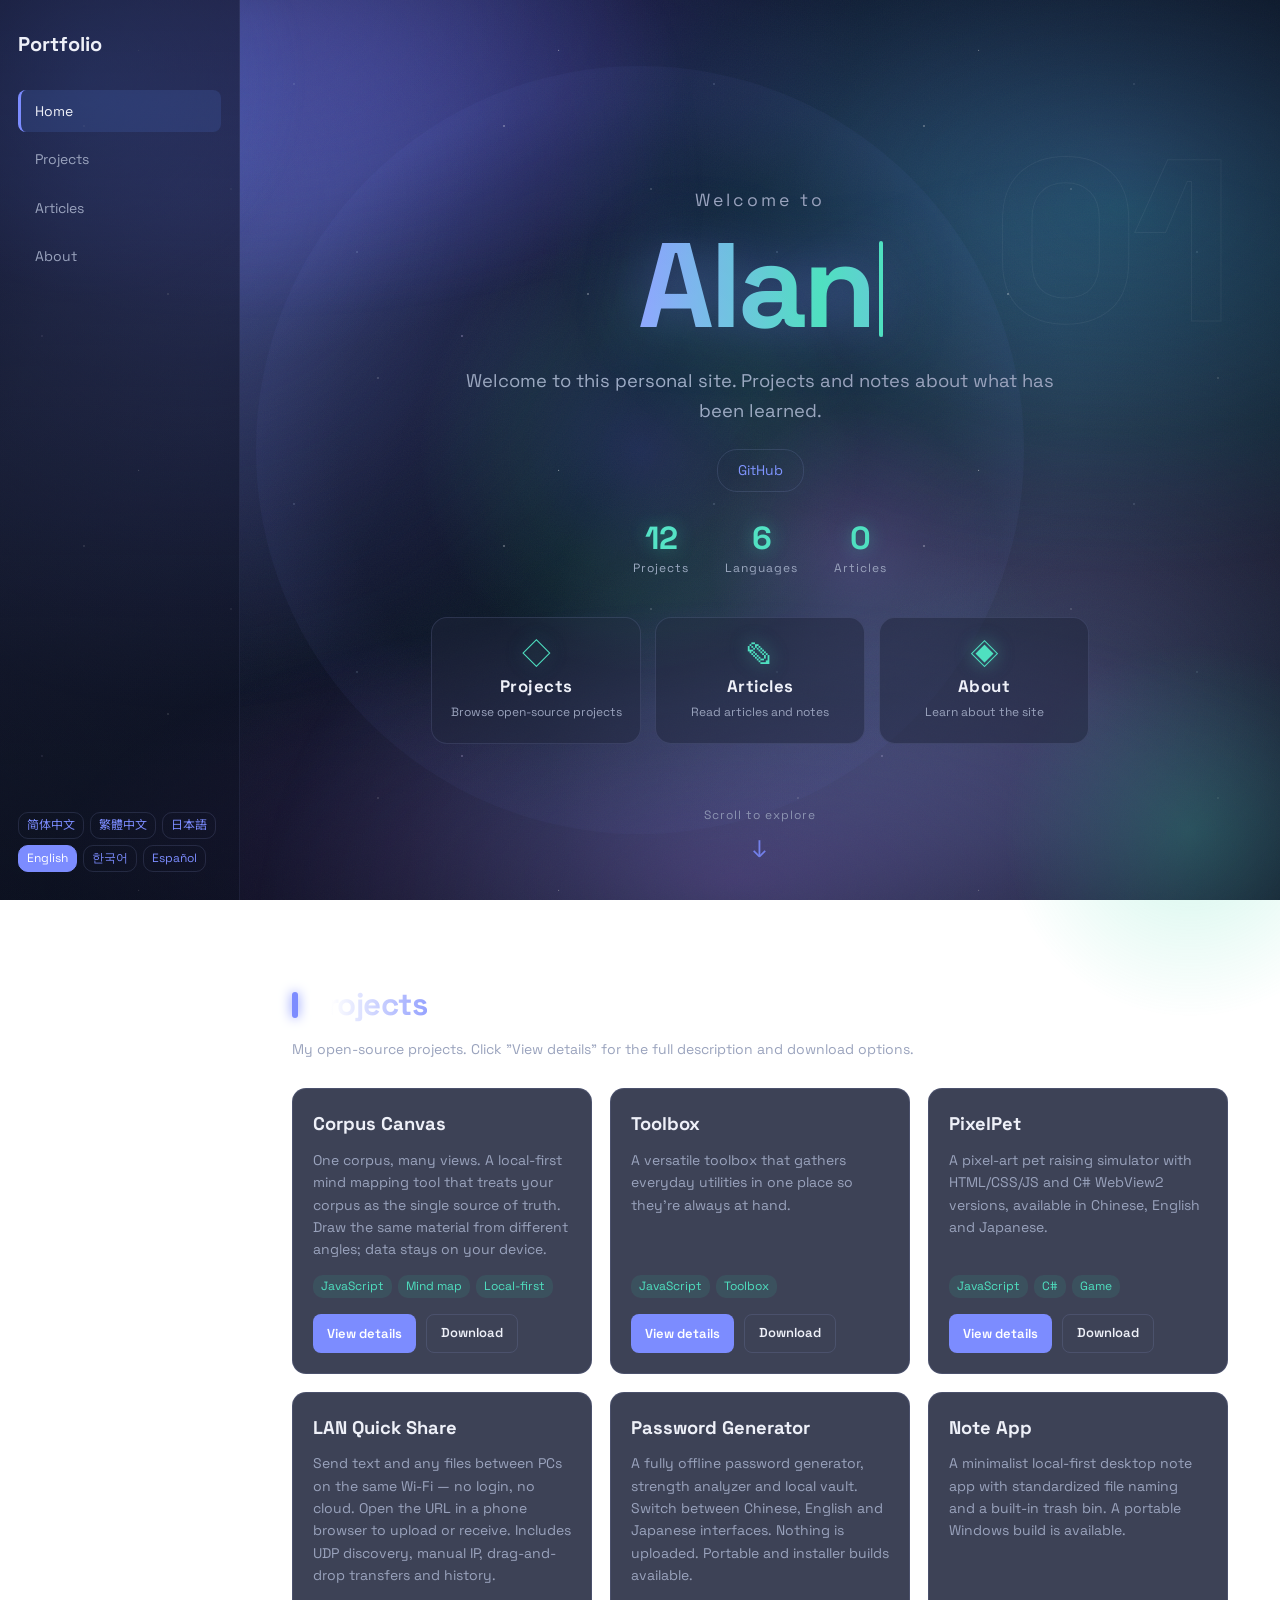
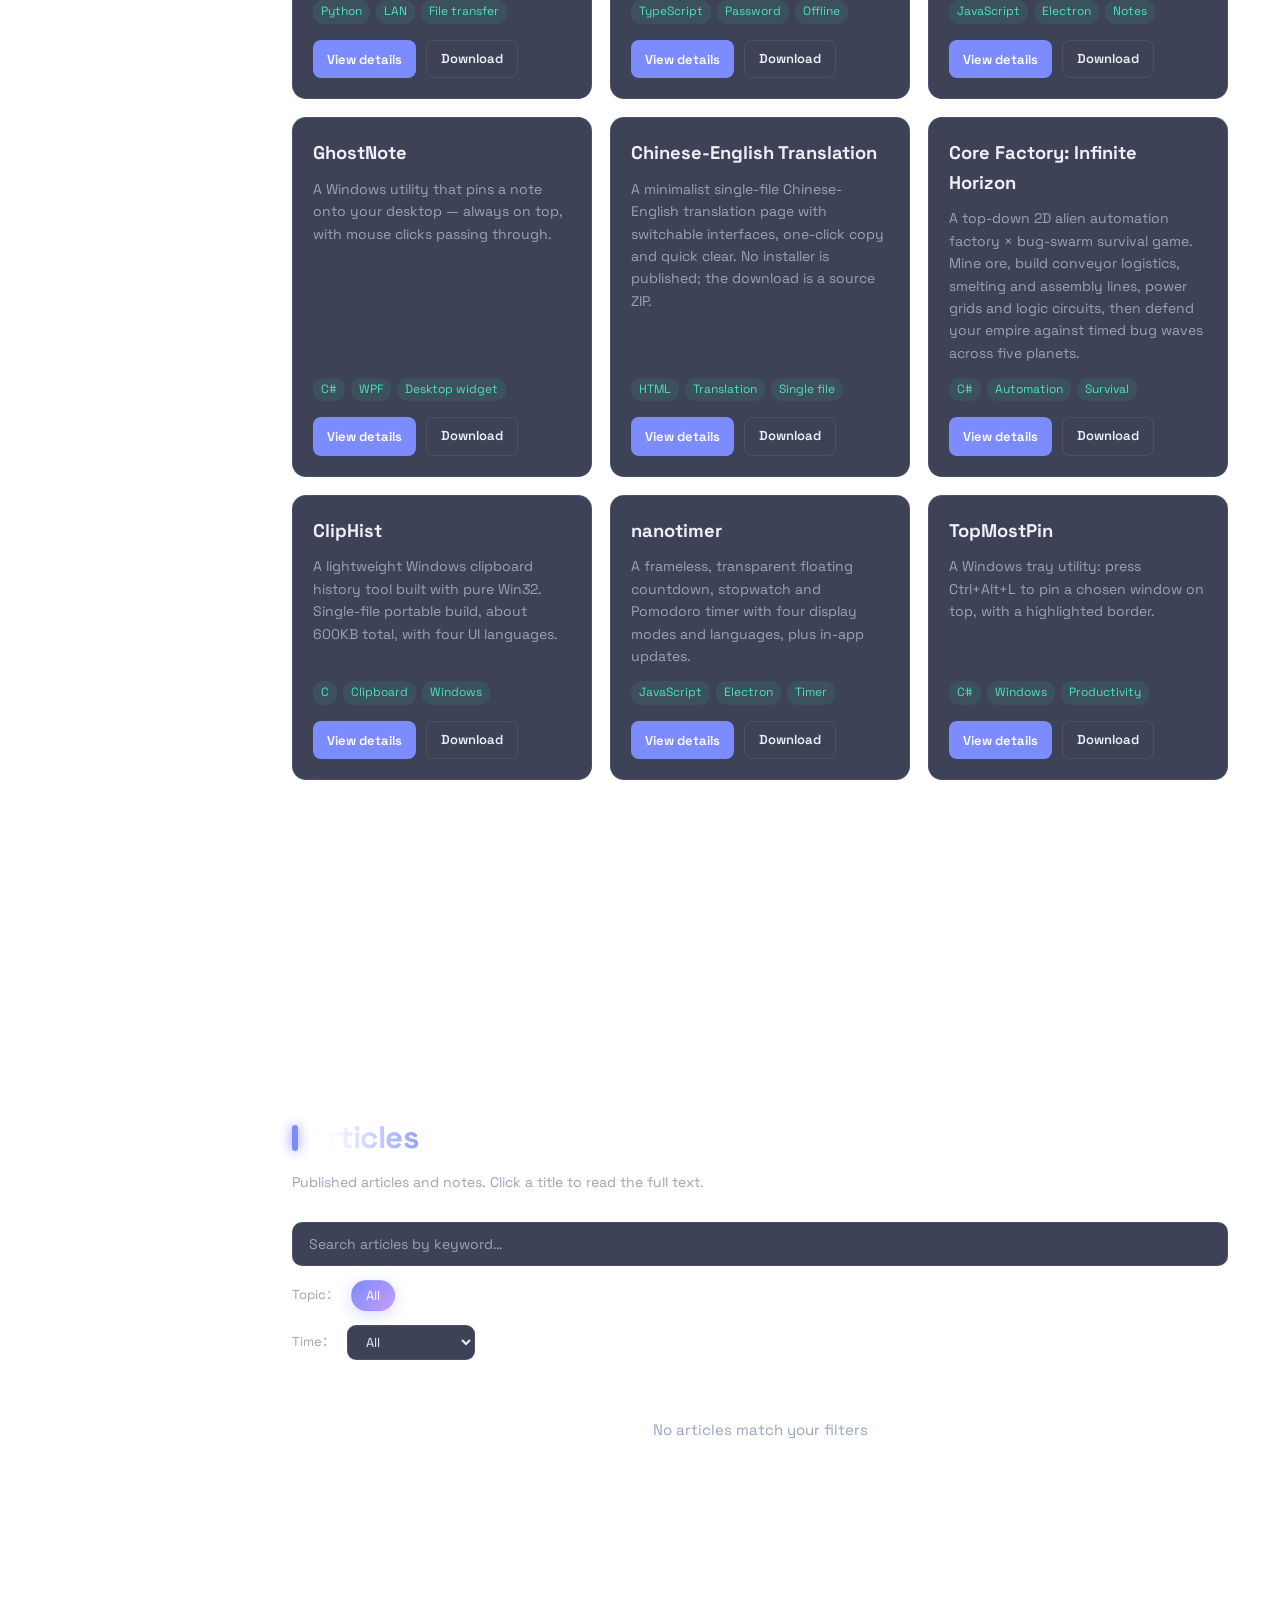
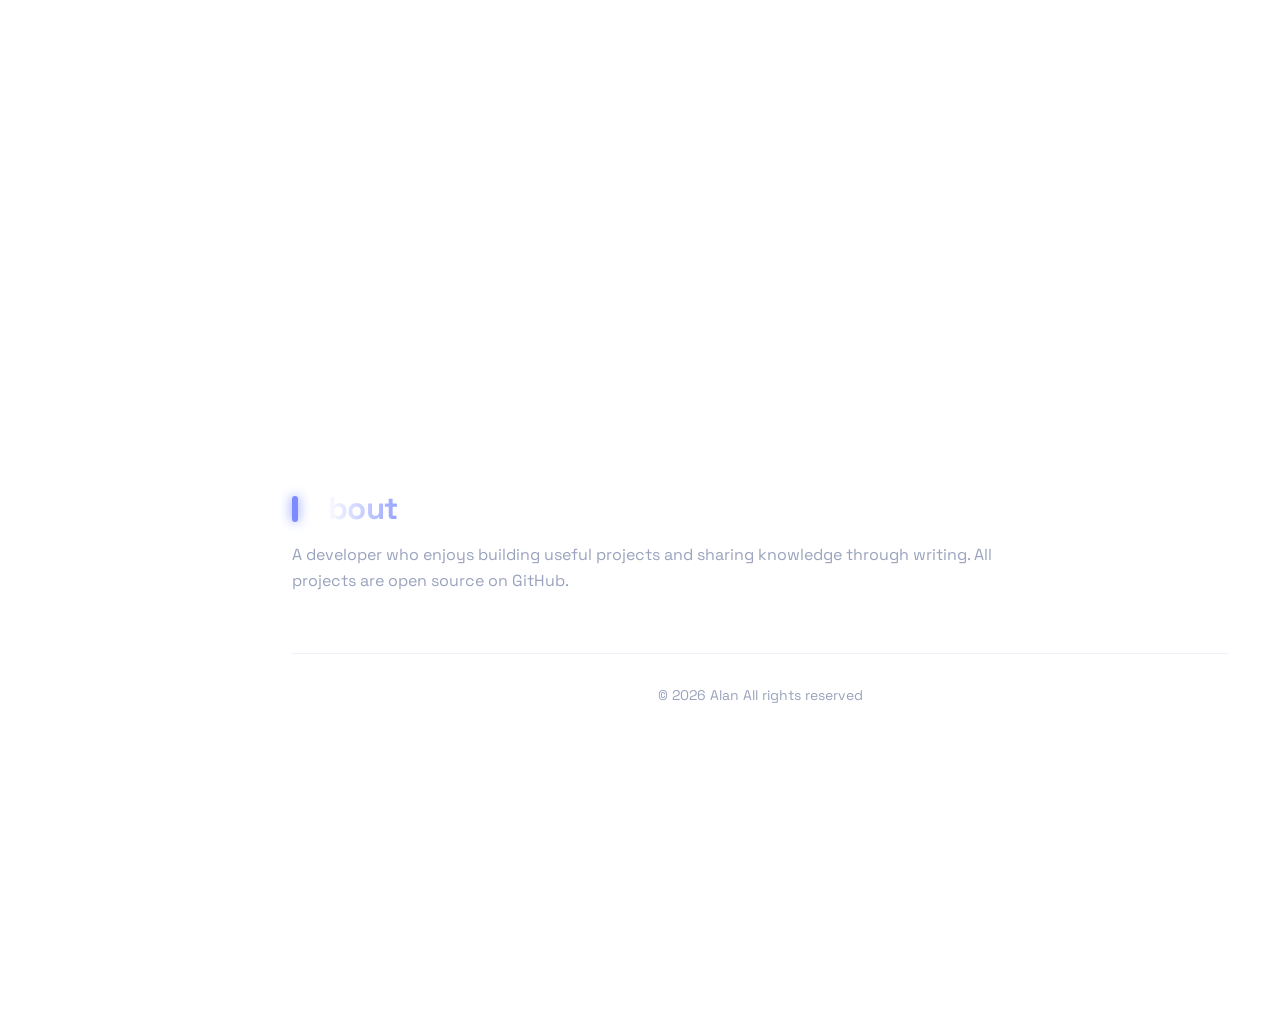
<file: index.html>
<!DOCTYPE html>
<html lang="zh-CN">
<head>
<meta charset="UTF-8" />
<meta name="viewport" content="width=device-width, initial-scale=1.0" />
<title>Alan — Portfolio</title>
<meta name="description" content="Alan 的个人作品集：开源项目、自动化工厂、本地工具与文章。" />
<link rel="preconnect" href="https://fonts.googleapis.com" />
<link rel="preconnect" href="https://fonts.gstatic.com" crossorigin />
<link href="https://fonts.googleapis.com/css2?family=Space+Grotesk:wght@400;500;600;700&family=Noto+Sans+SC:wght@400;500;700;800&display=swap" rel="stylesheet" />
<link rel="icon" href="data:image/svg+xml,<svg xmlns='http://www.w3.org/2000/svg' viewBox='0 0 100 100'><circle cx='50' cy='50' r='34' fill='none' stroke='%237c8cff' stroke-width='10'/></svg>" />
<link rel="stylesheet" href="site.css" />
</head>
<body data-active="home">

<div class="intro-curtain" id="introCurtain"></div>

<div class="progress" id="progress"></div>
<div class="orb orb1"></div>
<div class="orb orb2"></div>
<div class="orb orb3"></div>
<div class="cursor-glow" id="cursorGlow"></div>
<div class="transition" id="transition"></div>

<div class="sidebar" id="sidebar"></div>

<div class="main">
  <div class="wrap">

    <section class="page hero" id="home">
      <div class="hello" id="hello"></div>
      <h1><span id="heroName"></span></h1>
      <p class="hero-bio" id="heroBio"></p>
      <div class="socials" id="socials"></div>

      <div class="stats" id="stats">
        <div class="stat"><b data-count="0" id="countProjects">0</b><span id="statProjects"></span></div>
        <div class="stat"><b data-count="0" id="countLangs">0</b><span id="statLangs"></span></div>
        <div class="stat"><b data-count="0" id="countArticles">0</b><span id="statArticles"></span></div>
      </div>

      <div class="entry-cards" id="entryCards">
        <button class="entry-card" data-target="projects" type="button">
          <span class="entry-icon">◇</span>
          <span class="entry-title" id="entryProjectsTitle"></span>
          <span class="entry-desc" id="entryProjectsDesc"></span>
        </button>
        <button class="entry-card" data-target="articles" type="button">
          <span class="entry-icon">✎</span>
          <span class="entry-title" id="entryArticlesTitle"></span>
          <span class="entry-desc" id="entryArticlesDesc"></span>
        </button>
        <button class="entry-card" data-target="about" type="button">
          <span class="entry-icon">◈</span>
          <span class="entry-title" id="entryAboutTitle"></span>
          <span class="entry-desc" id="entryAboutDesc"></span>
        </button>
      </div>

      <div class="scroll-hint" id="scrollHint">
        <span id="scrollText"></span><span class="arrow">↓</span>
      </div>
    </section>

    <section class="page" id="projects">
      <h2 id="hProjects" class="reveal"></h2>
      <p class="section-note reveal" id="noteProjects"></p>
      <div class="grid" id="projectGrid"></div>
    </section>

    <section class="page" id="articles">
      <h2 id="hArticles" class="reveal"></h2>
      <p class="section-note reveal" id="noteArticles"></p>
      <div class="article-tools reveal">
        <input id="articleSearch" class="article-search" type="search" autocomplete="off" />
        <div class="filter-group">
          <span class="filter-label" id="filterTopicLabel"></span>
          <div class="chips" id="topicChips"></div>
        </div>
        <div class="filter-group">
          <span class="filter-label" id="filterTimeLabel"></span>
          <select id="timeFilter" class="article-select"></select>
        </div>
      </div>
      <div class="articles" id="articleList"></div>
      <p class="no-result" id="noResult"></p>
    </section>

    <section class="page" id="about">
      <h2 id="hAbout" class="reveal"></h2>
      <p style="color:var(--muted);max-width:700px" class="reveal" id="aboutText"></p>
      <footer>© <span id="year"></span> <span id="footerName"></span> <span id="copyright"></span></footer>
    </section>

  </div>
</div>

<button class="to-top" id="toTop" title="Top">↑</button>

<script src="data.js"></script>
<script src="i18n.js"></script>
<script src="layout.js"></script>
<script>
/* 开场：页面一就绪就丝滑淡出，无停顿 */
addEventListener("DOMContentLoaded", () => requestAnimationFrame(() => document.getElementById("introCurtain").classList.add("open")));

const $ = id => document.getElementById(id);
$("footerName").textContent = DATA.heroName;
$("heroBio").textContent = S("heroBio");
$("aboutText").textContent = S("about");
$("year").textContent = new Date().getFullYear();
$("hello").textContent = T("hello");
$("scrollText").textContent = T("scrollHint");
$("statProjects").textContent = T("statProjects");
$("statLangs").textContent = T("statLangs");
$("statArticles").textContent = T("articles");
// 首页直达入口
$("entryProjectsTitle").textContent = T("projects");
$("entryProjectsDesc").textContent = T("entryProjectsDesc");
$("entryArticlesTitle").textContent = T("articles");
$("entryArticlesDesc").textContent = T("entryArticlesDesc");
$("entryAboutTitle").textContent = T("about");
$("entryAboutDesc").textContent = T("entryAboutDesc");
// 标题：包一层渐变文字（保证文字一定显示）
function setTitle(id, text) {
  $(id).innerHTML = '<span class="h2text"></span>';
  $(id).querySelector(".h2text").textContent = text;
}
setTitle("hProjects", T("sectionProjects"));
$("noteProjects").textContent = T("projectsNote");
setTitle("hArticles", T("sectionArticles"));
$("noteArticles").textContent = T("articlesNote");
setTitle("hAbout", T("sectionAbout"));
$("copyright").textContent = T("copyright");

$("socials").innerHTML = DATA.socials.map(s =>
  `<a href="${s.url}" target="_blank" rel="noopener">${s.label}</a>`).join("");

$("projectGrid").innerHTML = DATA.projects.map((p, idx) => `
  <article class="card reveal" data-href="${L(p.detail)}" style="transition-delay:${Math.min(idx,9)*70}ms">
    <h3>${C(p,"title")}</h3>
    <p>${C(p,"desc")}</p>
    <div class="tags">${C(p,"tags").map(t=>`<span>${t}</span>`).join("")}</div>
    <div class="btn-row">
      <button class="btn btn-primary" type="button">${T("viewDetail")}</button>
      <a class="btn btn-ghost" href="${p.download}" target="_blank" rel="noopener" data-noroute>${T("download")}</a>
    </div>
  </article>`).join("");

/* 文章搜索 + 筛选 */
const articleSearch = $("articleSearch");
const topicChips = $("topicChips");
const timeFilter = $("timeFilter");
let activeCat = "all";
let activeTime = "all";

// 分类标签
$("filterTopicLabel").textContent = T("filterTopic") + "：";
$("filterTimeLabel").textContent = T("filterTime") + "：";
articleSearch.placeholder = T("searchPlaceholder");
$("noResult").textContent = T("noResult");

const cats = [...new Set(DATA.articles.map(a => a.cat))];
const catLabel = c => T(c === "notes" ? "catNotes" : "catTutorial");
topicChips.innerHTML =
  `<button class="chip active" data-cat="all">${T("filterAll")}</button>` +
  cats.map(c => `<button class="chip" data-cat="${c}">${catLabel(c)}</button>`).join("");

// 时间筛选：按年份
const years = [...new Set(DATA.articles.map(a => a.date.slice(0, 4)))].sort().reverse();
timeFilter.innerHTML =
  `<option value="all">${T("filterAll")}</option>` +
  `<option value="newest">${T("sortNewest")}</option>` +
  `<option value="oldest">${T("sortOldest")}</option>` +
  years.map(y => `<option value="${y}">${y}</option>`).join("");

function renderArticles() {
  const q = articleSearch.value.trim().toLowerCase();
  let list = DATA.articles.map((a, i) => ({ a, i }));

  // 关键字搜索：标题/摘要/正文
  if (q) {
    list = list.filter(({ a }) => {
      const text = (C(a, "title") + " " + C(a, "excerpt") + " " + C(a, "content")).toLowerCase();
      return text.includes(q);
    });
  }
  // 主题筛选
  if (activeCat !== "all") list = list.filter(({ a }) => a.cat === activeCat);
  // 时间筛选 / 排序
  if (activeTime === "newest") list.sort((x, y) => y.a.date.localeCompare(x.a.date));
  else if (activeTime === "oldest") list.sort((x, y) => x.a.date.localeCompare(y.a.date));
  else if (activeTime !== "all") list = list.filter(({ a }) => a.date.startsWith(activeTime));

  $("articleList").innerHTML = list.map(({ a, i }) => `
    <article class="article reveal in" data-href="${L(a.detail)}">
      <div class="date">${a.date}</div>
      <div>
        <h3>${C(a, "title")}</h3>
        <div class="excerpt">${C(a, "excerpt")}</div>
        <span class="article-cat">${catLabel(a.cat)}</span>
      </div>
    </article>`).join("");

  $("noResult").style.display = list.length ? "none" : "block";
}

articleSearch.addEventListener("input", renderArticles);
topicChips.addEventListener("click", e => {
  const chip = e.target.closest(".chip");
  if (!chip) return;
  activeCat = chip.dataset.cat;
  topicChips.querySelectorAll(".chip").forEach(c => c.classList.toggle("active", c === chip));
  renderArticles();
});
timeFilter.addEventListener("change", () => { activeTime = timeFilter.value; renderArticles(); });
renderArticles();

/* 整框点击：点卡片任意位置进入详情（下载按钮除外） */
document.addEventListener("click", e => {
  const box = e.target.closest("[data-href]");
  if (!box) return;
  if (e.target.closest("[data-noroute]")) return;
  location.href = box.dataset.href;
});

/* 数字跳动 */
function countUp(el) {
  const target = Number(el.dataset.count) || 0;
  let n = 0;
  const step = Math.max(1, Math.ceil(target / 16));
  const timer = setInterval(() => {
    n += step;
    if (n >= target) { n = target; clearInterval(timer); }
    el.textContent = n;
  }, 50);
}
$("countProjects").dataset.count = DATA.projects.length;
$("countLangs").dataset.count = LANGS.length;
$("countArticles").dataset.count = DATA.articles.length;

/* 逐字打出 */
const nameEl = $("heroName"), fullName = DATA.heroName;
nameEl.textContent = "";
const caret = document.createElement("span");
caret.className = "caret";
nameEl.appendChild(caret);
setTimeout(() => $("hello").classList.add("in"), 80);
setTimeout(function () {
  let i = 0;
  (function step() {
    if (i < fullName.length) {
      caret.insertAdjacentText("beforebegin", fullName[i]);
      i++;
      setTimeout(step, 140);
    } else {
      $("heroBio").classList.add("in");
      $("socials").classList.add("in");
      $("stats").classList.add("in");
      $("entryCards").classList.add("in");
      $("scrollHint").classList.add("in");
      document.querySelectorAll(".stat b").forEach(countUp);
    }
  })();
}, 250);

/* 滚动淡入 */
const io = new IntersectionObserver(entries => {
  entries.forEach(e => {
    if (e.isIntersecting) { e.target.classList.add("in"); io.unobserve(e.target); }
  });
}, { threshold: 0.12 });
document.querySelectorAll(".reveal").forEach(el => io.observe(el));

/* 导航高亮：scroll 位置直接计算（最可靠，支持超高区块） */
const pagesEls = [...document.querySelectorAll(".main section.page")];
const navLinks = [...document.querySelectorAll("#sidebar nav a")];
let currentPage = "";
function markPage(id) {
  if (id === currentPage) return;
  currentPage = id;
  navLinks.forEach(a => a.classList.toggle("active", a.dataset.sec === id));
  pagesEls.forEach(p => p.classList.toggle("active", p.id === id));
}
function detectPage() {
  // 取视口顶部往下 1/3 处的扫描线，看它落在哪个区块内（用视口坐标，最可靠）
  const line = innerHeight * 0.33;
  let active = pagesEls[0];
  for (const p of pagesEls) {
    const r = p.getBoundingClientRect();
    if (r.top <= line && r.bottom > line) { active = p; break; }
    // 兜底：若扫描线已越过某区块底部，继续往后找
    if (r.bottom <= line) active = p;
  }
  markPage(active.id);
}

/* 顶部进度条 + 回到顶部 + 背景视差 + 导航高亮 */
function onScroll() {
  const max = document.documentElement.scrollHeight - innerHeight;
  $("progress").style.width = (max > 0 ? (scrollY / max) * 100 : 0) + "%";
  $("toTop").classList.toggle("show", scrollY > 400);
  // 不移动背景层：fixed 背景一旦 translateY 会在顶部露出空隙形成黑带
  detectPage();
}
addEventListener("scroll", onScroll, { passive: true });
onScroll();
$("toTop").onclick = () => scrollTo({ top: 0, behavior: "smooth" });

/* 平滑滚动到区块（公共） */
function goToSection(id) {
  const target = document.getElementById(id);
  if (!target) return;
  const top = target.getBoundingClientRect().top + scrollY;
  window.scrollTo({ top: top, behavior: "smooth" });
  history.replaceState(null, "", "#" + id);
  const t = $("transition");
  t.classList.remove("play");
  void t.offsetWidth;
  t.classList.add("play");
}
/* 导航链接 */
navLinks.forEach(a => a.addEventListener("click", e => {
  e.preventDefault();
  goToSection(a.dataset.sec);
}));
/* 首页直达入口卡片 */
document.querySelectorAll(".entry-card").forEach(card =>
  card.addEventListener("click", () => goToSection(card.dataset.target)));

/* 网址深链接：带 #xxx 打开时定位到对应区块（等布局稳定） */
function goToHash() {
  const id = location.hash.slice(1);
  if (id && document.getElementById(id)) {
    const top = document.getElementById(id).getBoundingClientRect().top + scrollY;
    window.scrollTo({ top: top, behavior: "auto" });
  }
}
addEventListener("load", () => setTimeout(goToHash, 100));
addEventListener("hashchange", goToHash);

/* 每个页面加超大序号 */
document.querySelectorAll(".main section.page").forEach((sec, i) => {
  const num = document.createElement("span");
  num.className = "page-num";
  num.textContent = String(i + 1).padStart(2, "0");
  sec.appendChild(num);
});

/* 鼠标跟随光晕（带平滑延迟） */
const glow = $("cursorGlow");
let mouseX = innerWidth / 2, mouseY = innerHeight / 2;
let glowX = mouseX, glowY = mouseY;
if (matchMedia("(hover:hover) and (pointer:fine)").matches) {
  addEventListener("pointermove", e => { mouseX = e.clientX; mouseY = e.clientY; }, { passive: true });
  (function follow() {
    glowX += (mouseX - glowX) * 0.12;
    glowY += (mouseY - glowY) * 0.12;
    glow.style.left = glowX + "px";
    glow.style.top = glowY + "px";
    requestAnimationFrame(follow);
  })();
}

/* 卡片 3D 倾斜 + 内部发光跟随鼠标 */
if (matchMedia("(hover:hover) and (pointer:fine)").matches) {
  document.querySelectorAll(".card").forEach(card => {
    card.addEventListener("mousemove", e => {
      const r = card.getBoundingClientRect();
      const px = (e.clientX - r.left) / r.width;
      const py = (e.clientY - r.top) / r.height;
      const x = px - 0.5, y = py - 0.5;
      card.style.setProperty("--rx", (-y * 12).toFixed(2) + "deg");
      card.style.setProperty("--ry", (x * 16).toFixed(2) + "deg");
      card.style.setProperty("--mx", (px * 100).toFixed(1) + "%");
      card.style.setProperty("--my", (py * 100).toFixed(1) + "%");
    });
    card.addEventListener("mouseleave", () => {
      card.style.setProperty("--rx", "0deg");
      card.style.setProperty("--ry", "0deg");
    });
  });
}
</script>
</body>
</html>
</file>
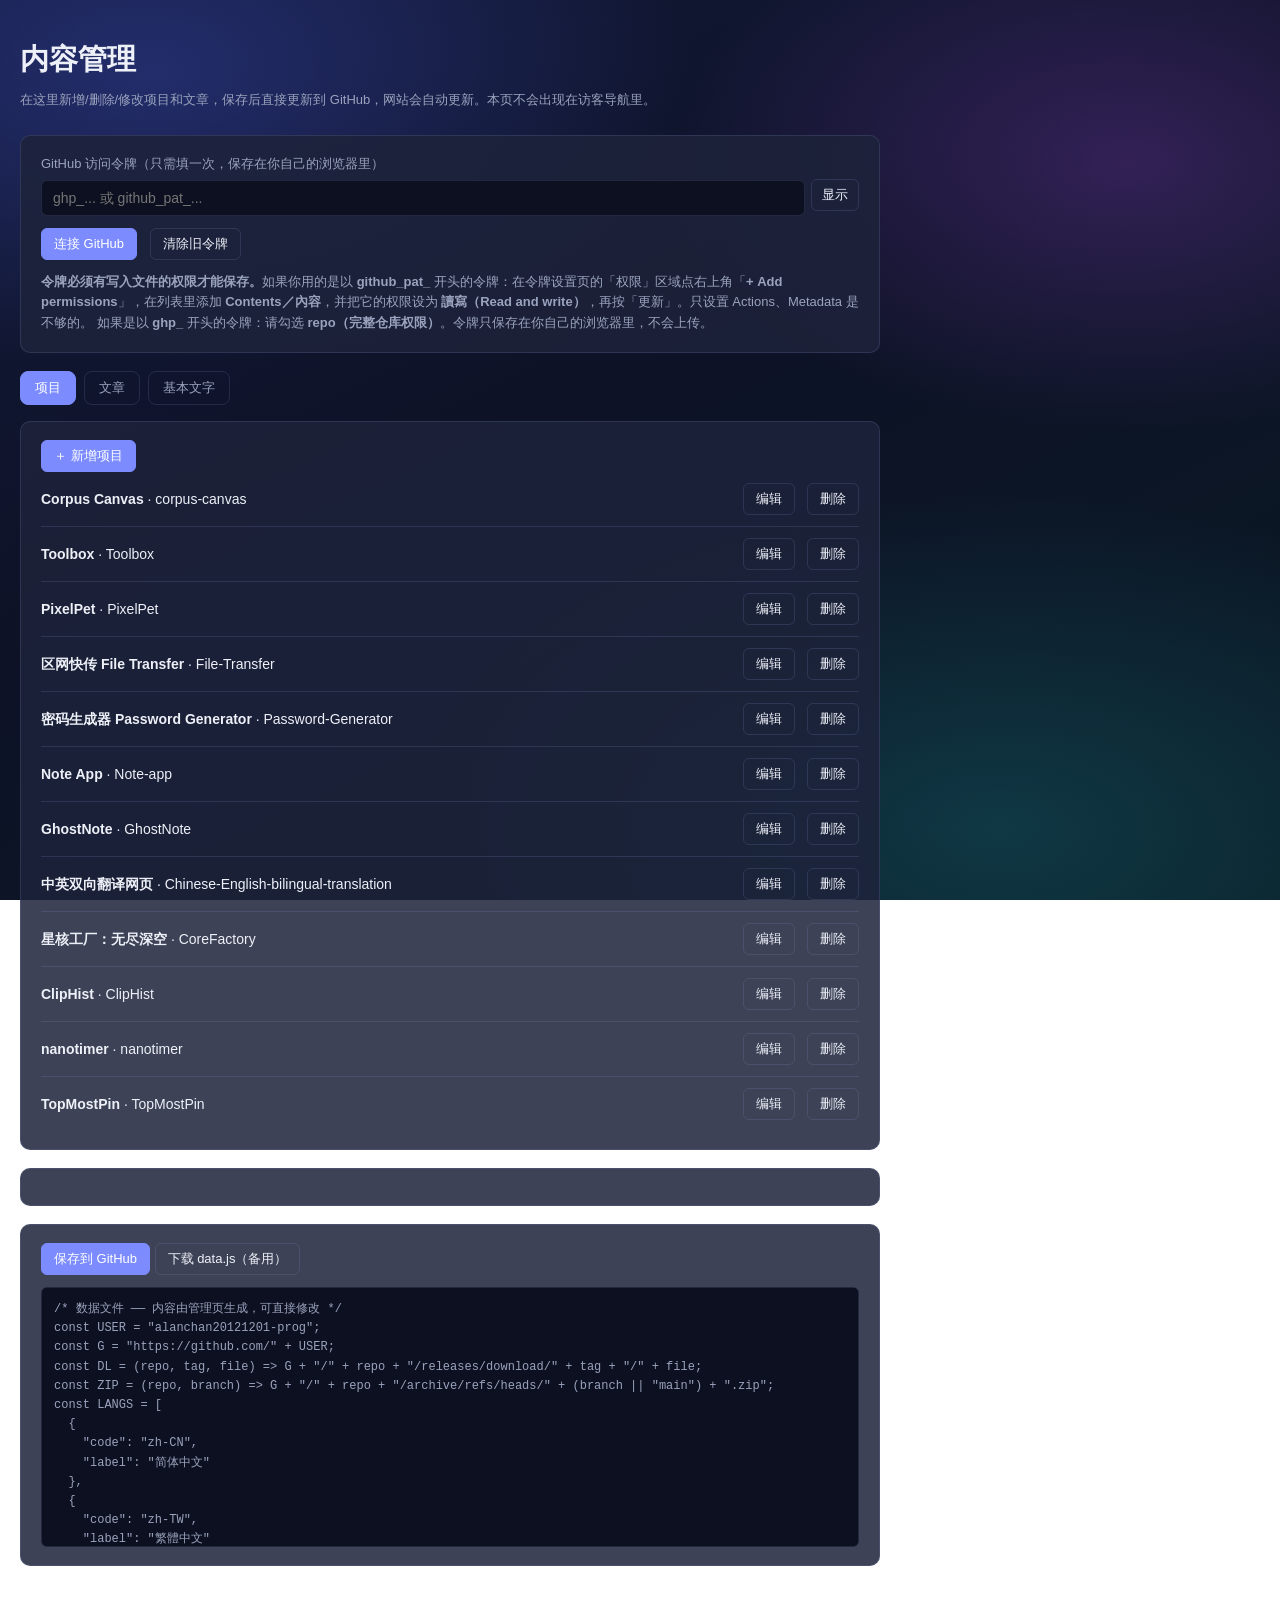
<file: admin.html>
<!DOCTYPE html>
<html lang="zh-CN">
<head>
<meta charset="UTF-8" />
<meta name="viewport" content="width=device-width, initial-scale=1.0" />
<title>内容管理</title>
<link rel="stylesheet" href="site.css" />
<style>
  .admin{max-width:900px;padding:36px 20px 80px}
  .admin h1{font-size:1.8rem;margin-bottom:8px}
  .admin .tip{color:var(--muted);font-size:13px;margin-bottom:24px}
  .panel{background:var(--card);border:1px solid var(--border);border-radius:10px;padding:18px 20px;margin-bottom:18px}
  .tabs{display:flex;gap:8px;margin-bottom:16px;flex-wrap:wrap}
  .tabs button,.langbtn{padding:7px 14px;border-radius:8px;border:1px solid var(--border);
    background:transparent;color:var(--muted);cursor:pointer;font-size:13px}
  .tabs button.active,.langbtn.active{background:var(--accent);border-color:var(--accent);color:#fff}
  label{display:block;color:var(--muted);font-size:13px;margin-bottom:12px}
  input,textarea{width:100%;margin-top:5px;background:var(--bg);color:var(--text);
    border:1px solid var(--border);border-radius:6px;padding:9px 11px;font-family:inherit;font-size:14px}
  textarea{min-height:80px;resize:vertical}
  .row{display:flex;align-items:center;gap:12px;padding:11px 0;border-bottom:1px solid var(--border);font-size:14px}
  .row:last-child{border-bottom:none}
  .row .grow{flex:1}
  .row button,.panel button{padding:6px 12px;border-radius:6px;border:1px solid var(--border);
    background:transparent;color:var(--text);cursor:pointer;font-size:13px}
  .row button:hover,.panel button:hover{border-color:var(--accent)}
  .primary{background:var(--accent)!important;border-color:var(--accent)!important;color:#fff!important}
  #status{font-size:13px;margin-left:10px}
  .ok{color:var(--accent2)} .err{color:#ff6b6b}
  #preview{white-space:pre-wrap;word-break:break-all;max-height:260px;overflow:auto;
    background:var(--bg);border:1px solid var(--border);border-radius:6px;padding:12px;
    font-size:12px;color:var(--muted);margin-top:12px}
</style>
</head>
<body>
<div class="admin">
  <h1>内容管理</h1>
  <p class="tip">在这里新增/删除/修改项目和文章，保存后直接更新到 GitHub，网站会自动更新。本页不会出现在访客导航里。</p>

  <div class="panel">
    <label>GitHub 访问令牌（只需填一次，保存在你自己的浏览器里）
      <span style="display:flex;gap:6px;align-items:center">
        <input type="password" id="token" placeholder="ghp_... 或 github_pat_..." style="flex:1" />
        <button type="button" id="toggleToken" title="显示或隐藏令牌" style="padding:6px 10px">显示</button>
      </span>
    </label>
    <button class="primary" id="connect">连接 GitHub</button>
    <button id="clearToken" style="margin-left:8px">清除旧令牌</button>
    <span id="status"></span>
    <p class="tip" style="margin:12px 0 0" id="tokenHelp">
      <b>令牌必须有写入文件的权限才能保存。</b>如果你用的是以 <b>github_pat_</b> 开头的令牌：在令牌设置页的「权限」区域点右上角「<b>+ Add permissions</b>」，在列表里添加 <b>Contents／內容</b>，并把它的权限设为 <b>讀寫（Read and write）</b>，再按「更新」。只设置 Actions、Metadata 是不够的。
      如果是以 <b>ghp_</b> 开头的令牌：请勾选 <b>repo（完整仓库权限）</b>。令牌只保存在你自己的浏览器里，不会上传。
    </p>
  </div>

  <div class="tabs">
    <button class="active" data-tab="projects">项目</button>
    <button data-tab="articles">文章</button>
    <button data-tab="basic">基本文字</button>
  </div>

  <div class="panel" id="tab-projects">
    <button class="primary" id="addProject">＋ 新增项目</button>
    <div id="projectList"></div>
  </div>

  <div class="panel" id="tab-articles" style="display:none">
    <button class="primary" id="addArticle">＋ 新增文章</button>
    <div id="articleList"></div>
  </div>

  <div class="panel" id="tab-basic" style="display:none">
    <div class="langbtnbar" id="basicLangs"></div>
    <div id="basicFields" style="margin-top:14px"></div>
  </div>

  <div class="panel" id="editor"></div>

  <div class="panel">
    <button class="primary" id="save">保存到 GitHub</button>
    <button id="download">下载 data.js（备用）</button>
    <pre id="preview"></pre>
  </div>
</div>

<script>document.write('<script src="data.js?_=' + Date.now() + '"><\/script>');</script>
<script>
const $ = id => document.getElementById(id);
const REPO = "alanchan20121201-prog/alan.github.io";
const API = "https://api.github.com/repos/" + REPO + "/contents/data.js";
const esc = s => String(s == null ? "" : s).replace(/&/g,"&amp;").replace(/</g,"&lt;")
  .replace(/>/g,"&gt;").replace(/"/g,"&quot;");
const zh = (item, field) => (item.i18n && item.i18n["zh-CN"] && item.i18n["zh-CN"][field]) || "";

let token = localStorage.getItem("site-admin-token") || "";
let sha = null;
let editState = null;
let basicLang = "zh-CN";
$("token").value = token;

/* 本地草稿：即使 GitHub 保存失败，刷新页面也能找回改动 */
(function restoreDraft() {
  try {
    const raw = localStorage.getItem("site-admin-draft");
    if (!raw) return;
    const d = JSON.parse(raw);
    if (d && d.DATA && d.DATA.projects && d.DATA.articles) {
      DATA.projects = d.DATA.projects;
      DATA.articles = d.DATA.articles;
    }
  } catch (e) { /* 草稿损坏就忽略 */ }
})();
function saveDraft() {
  try {
    localStorage.setItem("site-admin-draft", JSON.stringify({ DATA: DATA }));
  } catch (e) { /* 超出容量就忽略 */ }
}

function status(msg, ok) {
  $("status").textContent = msg;
  $("status").className = ok === false ? "err" : "ok";
}

/* ---------- GitHub 读写 ---------- */
async function connect() {
  token = $("token").value.trim();
  if (!token) { status("请先填写令牌", false); return false; }
  localStorage.setItem("site-admin-token", token);
  const r = await fetch(API, {
    headers: { Authorization: "Bearer " + token, Accept: "application/vnd.github+json" }
  });
  if (!r.ok) {
    let hint = "";
    if (r.status === 404) hint = "（仓库不存在或无访问权限）";
    else if (r.status === 401) hint = "（令牌无效）";
    else if (r.status === 403) hint = "（令牌权限不足或已过期）";
    status("连接失败：" + r.status + hint, false); return false;
  }
  sha = (await r.json()).sha;
  status("已连接，可以编辑");
  return true;
}

$("clearToken").onclick = () => {
  localStorage.removeItem("site-admin-token");
  $("token").value = "";
  token = ""; sha = "";
  status("已清除旧令牌，请重新填写");
};

// 显示或隐藏令牌，方便查看和复制
$("toggleToken").onclick = () => {
  const inp = $("token");
  const show = inp.type === "password";
  inp.type = show ? "text" : "password";
  $("toggleToken").textContent = show ? "隐藏" : "显示";
};
// 点击输入框自动全选，方便复制
$("token").onclick = e => e.target.select();

function b64(str) {
  return btoa(unescape(encodeURIComponent(str)));
}

function buildSource() {
  const strip = o => JSON.parse(JSON.stringify(o, (k, v) =>
    ["github", "detail", "download"].includes(k) ? undefined : v));
  return "/* 数据文件 —— 内容由管理页生成，可直接修改 */\n" +
    "const USER = " + JSON.stringify(USER) + ";\n" +
    'const G = "https://github.com/" + USER;\n' +
    'const DL = (repo, tag, file) => G + "/" + repo + "/releases/download/" + tag + "/" + file;\n' +
    'const ZIP = (repo, branch) => G + "/" + repo + "/archive/refs/heads/" + (branch || "main") + ".zip";\n' +
    "const LANGS = " + JSON.stringify(LANGS, null, 2) + ";\n" +
    "const UI = " + JSON.stringify(UI, null, 2) + ";\n" +
    "const SITE = " + JSON.stringify(SITE, null, 2) + ";\n" +
    "const DATA = " + JSON.stringify(strip(DATA), null, 2) + ";\n" +
    "DATA.projects.forEach(p => {\n" +
    '  p.github = G + "/" + p.repo;\n' +
    '  p.detail = "detail.html?id=" + encodeURIComponent(p.repo);\n' +
    "  p.download = p.tag ? DL(p.repo, p.tag, p.file) : ZIP(p.repo);\n" +
    "});\n" +
    "DATA.articles.forEach((a, i) => { a.detail = \"article.html?i=\" + i; });\n";
}

$("connect").onclick = connect;

$("save").onclick = async () => {
  if (!sha && !(await connect())) return;
  const content = buildSource();
  const r = await fetch(API, {
    method: "PUT",
    headers: {
      Authorization: "Bearer " + token,
      Accept: "application/vnd.github+json",
      "Content-Type": "application/json"
    },
    body: JSON.stringify({
      message: "Update site content via admin page",
      content: b64(content), sha: sha, branch: "main"
    })
  });
  if (r.ok) {
    sha = (await r.json()).content.sha;
    status("已保存，约 1 分钟后网站更新");
  } else {
    const j = await r.json().catch(() => ({}));
    let msg = j.message || r.status;
    if (/not accessible/i.test(msg)) {
      const fine = /^github_pat_/.test(token);
      msg = fine
        ? "你的令牌缺少写入文件的权限。请在令牌设置页找到「+ Add permissions（新增权限）」按钮点开，在列表里找到「Contents／內容」，把它的 Access 改成「Read and write／讀寫」，然后按「更新」。改完回到本页点「清除旧令牌」重新填入。"
        : "你的令牌缺少写入权限。请到 GitHub 令牌设置页勾选「repo（完整仓库权限）」并保存。改完点「清除旧令牌」重新填入。";
    }
    status("⚠ 保存失败，改动没有上传！" + msg + " 在修好前，请先点「下载 data.js（备用）」把改动存下来，否则刷新页面就会丢失。", false);
  }
};

$("download").onclick = () => {
  const blob = new Blob([buildSource()], { type: "text/javascript" });
  const a = document.createElement("a");
  a.href = URL.createObjectURL(blob);
  a.download = "data.js";
  a.click();
};

/* ---------- 列表 ---------- */
function renderLists() {
  $("projectList").innerHTML = DATA.projects.map((p, i) =>
    `<div class="row"><span class="grow"><b>${esc(zh(p,"title"))}</b> · ${esc(p.repo)}</span>` +
    `<button onclick="editProject(${i})">编辑</button>` +
    `<button onclick="delProject(${i})">删除</button></div>`).join("");

  $("articleList").innerHTML = DATA.articles.map((a, i) =>
    `<div class="row"><span class="grow"><b>${esc(zh(a,"title"))}</b> · ${esc(a.date)}</span>` +
    `<button onclick="editArticle(${i})">编辑</button>` +
    `<button onclick="delArticle(${i})">删除</button></div>`).join("");

  $("preview").textContent = buildSource();
  saveDraft();
}

document.querySelectorAll(".tabs button").forEach(b => {
  b.onclick = () => {
    document.querySelectorAll(".tabs button").forEach(x => x.classList.remove("active"));
    b.classList.add("active");
    ["projects","articles","basic"].forEach(t =>
      $("tab-" + t).style.display = t === b.dataset.tab ? "block" : "none");
  };
});

/* ---------- 项目编辑 ---------- */
$("addProject").onclick = () => {
  DATA.projects.push({
    repo: "new-project", tag: "v1.0.0", file: "app.exe",
    i18n: Object.fromEntries(LANGS.map(l => [l.code,
      { title: "新项目", desc: "项目介绍", tags: ["工具"] }]))
  });
  editProject(DATA.projects.length - 1);
};

function editProject(i) { editState = { type: "project", index: i, lang: "zh-CN" }; renderEditor(); }
function delProject(i) {
  if (confirm("确定删除这个项目？")) { DATA.projects.splice(i, 1); renderLists(); }
}

/* ---------- 文章编辑 ---------- */
$("addArticle").onclick = () => {
  DATA.articles.push({
    date: new Date().toISOString().slice(0, 10),
    cat: "notes",
    i18n: Object.fromEntries(LANGS.map(l => [l.code,
      { title: "新文章", excerpt: "摘要", content: "正文" }]))
  });
  editArticle(DATA.articles.length - 1);
};

function editArticle(i) { editState = { type: "article", index: i, lang: "zh-CN" }; renderEditor(); }
function delArticle(i) {
  if (confirm("确定删除这篇文章？")) { DATA.articles.splice(i, 1); renderLists(); }
}

/* ---------- 编辑器 ---------- */
function currentItem() {
  return editState.type === "project" ? DATA.projects[editState.index] : DATA.articles[editState.index];
}

function readForm() {
  if (!editState) return;
  const it = currentItem();
  const cur = it.i18n[editState.lang] || (it.i18n[editState.lang] = {});
  const t = $("f_title");
  if (t) cur.title = t.value;
  if (editState.type === "project") {
    const d = $("f_desc"), g = $("f_tags");
    if (d) cur.desc = d.value;
    if (g) cur.tags = g.value.split(/[,，]/).map(s => s.trim()).filter(Boolean);
    if ($("f_repo")) it.repo = $("f_repo").value.trim();
    if ($("f_tag")) it.tag = $("f_tag").value.trim();
    if ($("f_file")) it.file = $("f_file").value.trim();
  } else {
    const e = $("f_excerpt"), c = $("f_content");
    if (e) cur.excerpt = e.value;
    if (c) cur.content = c.value;
    if ($("f_date")) it.date = $("f_date").value.trim();
    if ($("f_cat")) it.cat = $("f_cat").value;
  }
}

function setLang(code) { readForm(); editState.lang = code; renderEditor(); }
function cancelEdit() { editState = null; $("editor").innerHTML = ""; }
function saveEdit() {
  readForm();
  editState = null;
  $("editor").innerHTML = "";
  renderLists();
  status("已修改，记得点「保存到 GitHub」");
}

function renderEditor() {
  if (!editState) { $("editor").innerHTML = ""; return; }
  const it = currentItem();
  const cur = it.i18n[editState.lang] || {};
  const langBtns = LANGS.map(l =>
    `<button class="langbtn ${l.code === editState.lang ? "active" : ""}" onclick="setLang('${l.code}')">${l.label}</button>`
  ).join("");
  const common = editState.type === "project"
    ? `<label>仓库名 repo<input id="f_repo" value="${esc(it.repo)}"></label>
       <label>版本 tag（没有就留空）<input id="f_tag" value="${esc(it.tag || "")}"></label>
       <label>文件名 file（没有就留空）<input id="f_file" value="${esc(it.file || "")}"></label>`
    : `<label>日期<input id="f_date" value="${esc(it.date)}"></label>
       <label>主题<select id="f_cat">
         <option value="notes"${it.cat === "notes" ? " selected" : ""}>随笔 / Notes</option>
         <option value="tutorial"${it.cat === "tutorial" ? " selected" : ""}>教程 / Tutorial</option>
       </select></label>`;
  const fields = editState.type === "project"
    ? `<label>标题<input id="f_title" value="${esc(cur.title || "")}"></label>
       <label>介绍<textarea id="f_desc">${esc(cur.desc || "")}</textarea></label>
       <label>标签（用逗号分隔）<input id="f_tags" value="${esc((cur.tags || []).join(", "))}"></label>`
    : `<label>标题<input id="f_title" value="${esc(cur.title || "")}"></label>
       <label>摘要<textarea id="f_excerpt">${esc(cur.excerpt || "")}</textarea></label>
       <label>正文<textarea id="f_content" rows="8">${esc(cur.content || "")}</textarea></label>`;
  $("editor").innerHTML =
    `<h3>编辑${editState.type === "project" ? "项目" : "文章"}</h3>` +
    `<div style="display:flex;gap:6px;flex-wrap:wrap;margin:12px 0 18px">${langBtns}</div>` +
    common + fields +
    `<div class="btn-row" style="display:flex;gap:8px;margin-top:8px">
       <button class="primary" onclick="saveEdit()">保存修改</button>
       <button onclick="cancelEdit()">取消</button>
     </div>`;
}

/* ---------- 基本文字 ---------- */
function renderBasic() {
  $("basicLangs").innerHTML = LANGS.map(l =>
    `<button class="langbtn ${l.code === basicLang ? "active" : ""}" onclick="setBasicLang('${l.code}')">${l.label}</button>`
  ).join("");
  const s = SITE, u = UI[basicLang] || {};
  const uiFields = Object.keys(UI["zh-CN"]).map(k =>
    `<label>${esc(k)}<input id="ui_${k}" value="${esc(u[k] || "")}"></label>`).join("");
  $("basicFields").innerHTML =
    `<label>网站名（左上角）<input id="s_siteName" value="${esc(s.siteName[basicLang] || "")}"></label>
     <label>首页介绍<input id="s_heroBio" value="${esc(s.heroBio[basicLang] || "")}"></label>
     <label>关于我<textarea id="s_about">${esc(s.about[basicLang] || "")}</textarea></label>
     <label>名字（首页大字）<input id="d_heroName" value="${esc(DATA.heroName)}"></label>
     <h3 style="margin:22px 0 12px;font-size:1rem">界面文字（当前语言）</h3>${uiFields}
     <button class="primary" onclick="saveBasic()">保存基本文字</button>`;
}

function setBasicLang(code) { readBasic(); basicLang = code; renderBasic(); }
function readBasic() {
  if (!$("s_siteName")) return;
  SITE.siteName[basicLang] = $("s_siteName").value;
  SITE.heroBio[basicLang] = $("s_heroBio").value;
  SITE.about[basicLang] = $("s_about").value;
  DATA.heroName = $("d_heroName").value;
  UI[basicLang] = UI[basicLang] || {};
  Object.keys(UI["zh-CN"]).forEach(k => {
    const el = $("ui_" + k);
    if (el) UI[basicLang][k] = el.value;
  });
}
function saveBasic() {
  readBasic();
  renderLists();
  status("已修改，记得点「保存到 GitHub」");
}

renderLists();
renderBasic();
</script>
</body>
</html>
</file>
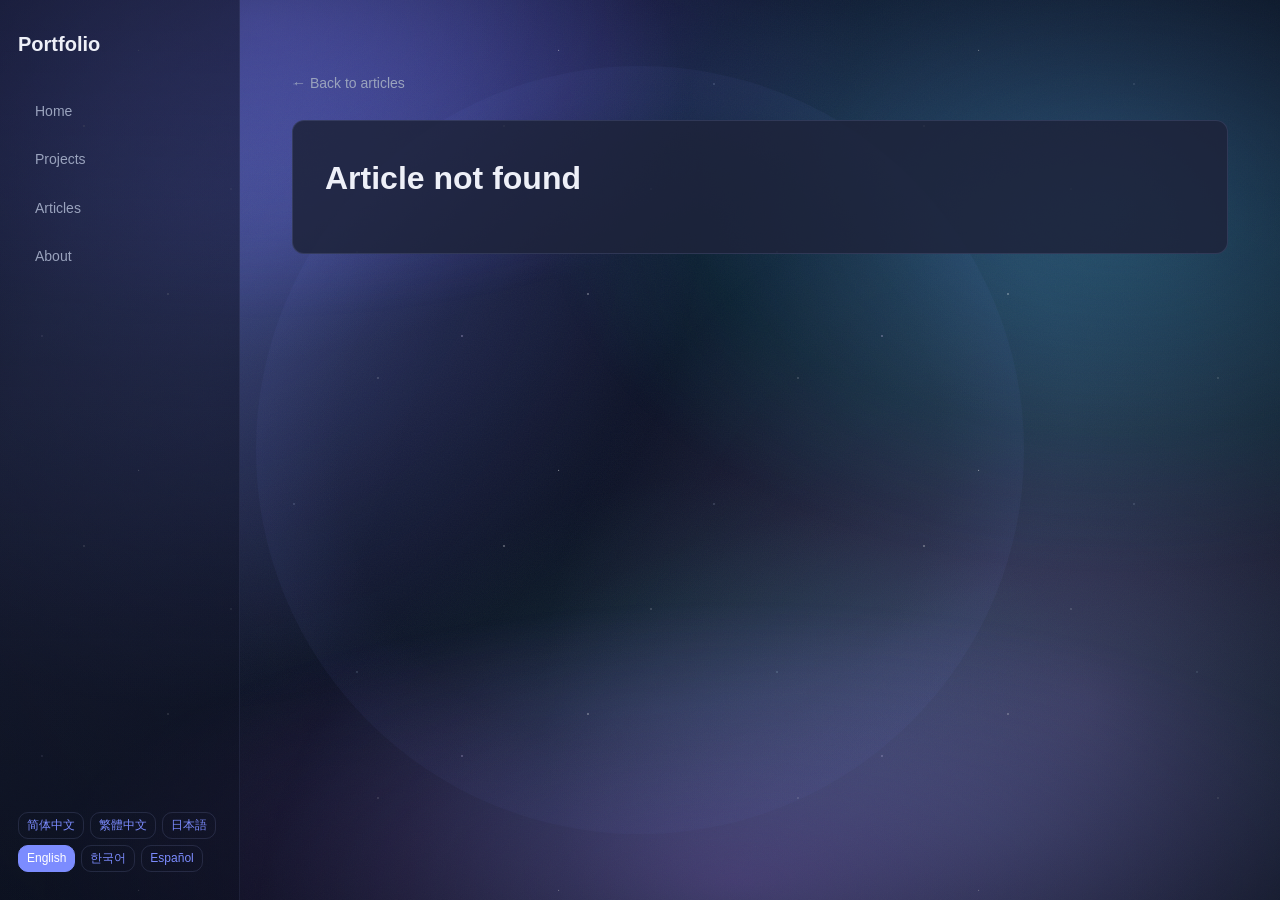
<file: article.html>
<!DOCTYPE html>
<html lang="zh-CN">
<head>
<meta charset="UTF-8" />
<meta name="viewport" content="width=device-width, initial-scale=1.0" />
<title>Article</title>
<link rel="stylesheet" href="site.css" />
</head>
<body data-active="articles">

<div class="sidebar" id="sidebar"></div>

<div class="main">
  <div class="wrap detail-page">
    <a class="back" id="backArticles" href="index.html#articles"></a>
    <div class="card-detail" id="card"></div>
  </div>
</div>

<script src="data.js"></script>
<script src="i18n.js"></script>
<script src="layout.js"></script>
<script>
const $ = id => document.getElementById(id);
$("backArticles").textContent = T("backArticles");
$("backArticles").href = L("index.html#articles");

const i = parseInt(new URLSearchParams(location.search).get("i"), 10);
const a = DATA.articles[i];

if (!a) {
  $("card").innerHTML = `<h1>${T("notFoundArticle")}</h1>`;
} else {
  document.title = C(a,"title") + " - " + T("sectionArticles");
  $("card").innerHTML = `
    <div class="date">${a.date}</div>
    <h1>${C(a,"title")}</h1>
    <div class="detail-body">${C(a,"content") || C(a,"excerpt")}</div>`;
}
</script>
</body>
</html>
</file>
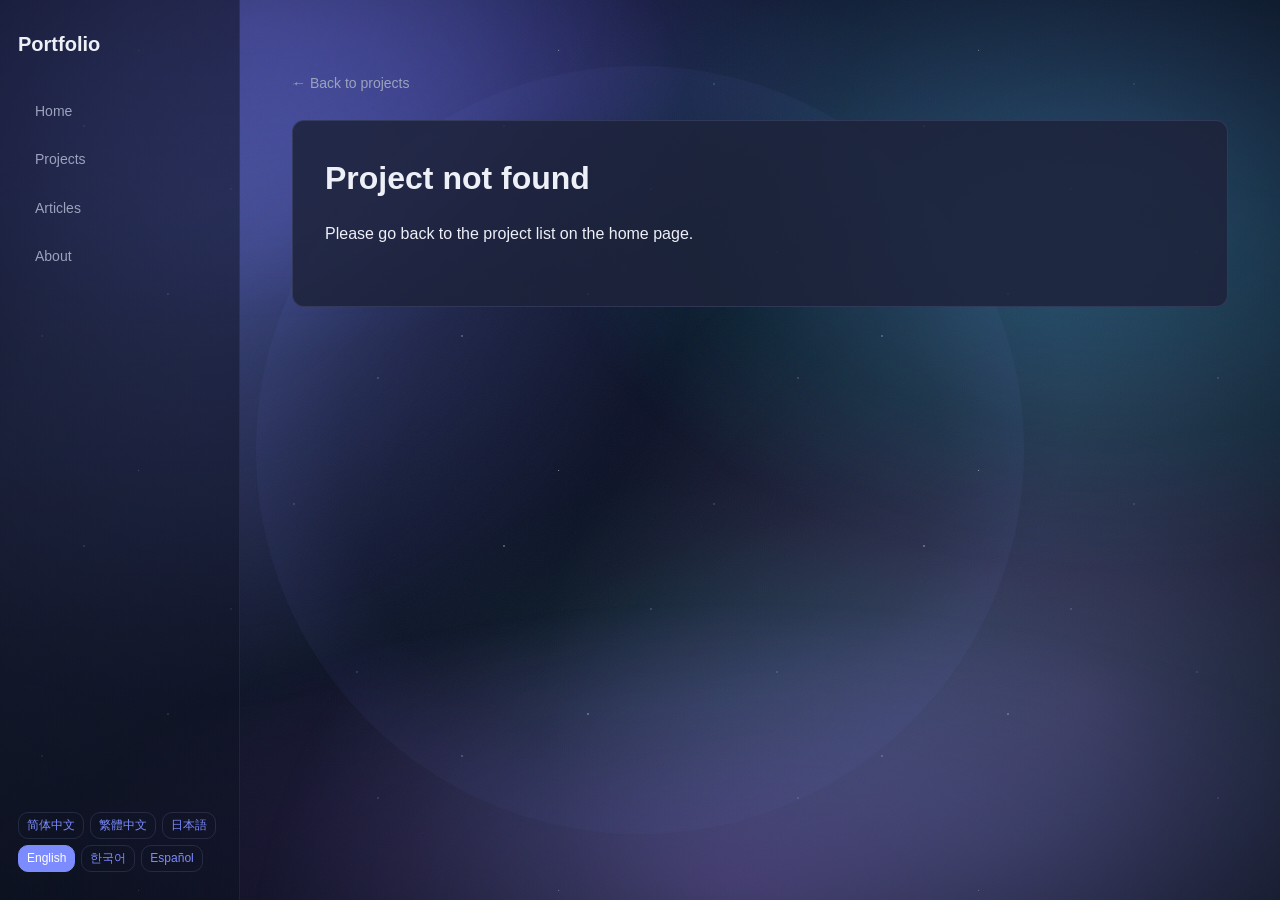
<file: detail.html>
<!DOCTYPE html>
<html lang="zh-CN">
<head>
<meta charset="UTF-8" />
<meta name="viewport" content="width=device-width, initial-scale=1.0" />
<title>Project</title>
<link rel="stylesheet" href="site.css" />
</head>
<body data-active="projects">

<div class="sidebar" id="sidebar"></div>

<div class="main">
  <div class="wrap detail-page">
    <a class="back" id="backProjects" href="index.html#projects"></a>
    <div class="card-detail" id="card"></div>
  </div>
</div>

<script src="data.js"></script>
<script src="i18n.js"></script>
<script src="layout.js"></script>
<script>
const $ = id => document.getElementById(id);
$("backProjects").textContent = T("backProjects");
$("backProjects").href = L("index.html#projects");

const id = new URLSearchParams(location.search).get("id");
const p = DATA.projects.find(x => x.repo === id);

if (!p) {
  $("card").innerHTML = `<h1>${T("notFoundProject")}</h1><p class="desc-detail">${T("notFoundProjectDesc")}</p>`;
} else {
  document.title = C(p,"title") + " - " + T("sectionProjects");
  $("card").innerHTML = `
    <h1>${C(p,"title")}</h1>
    <div class="tags-detail">${C(p,"tags").map(t=>`<span>${t}</span>`).join("")}</div>
    <div class="desc-detail">${C(p,"desc")}</div>
    <div class="info">
      <div><b>${T("repoLabel")}</b>${p.github}</div>
      ${p.tag
        ? `<div><b>${T("versionLabel")}</b>${p.tag}</div><div><b>${T("fileLabel")}</b>${p.file}</div>`
        : `<div>${T("noRelease")}</div>`}
      <div><b>${T("downloadLabel")}</b>${p.download}</div>
    </div>
    <div class="btn-row">
      <a class="btn btn-primary" href="${p.download}" target="_blank" rel="noopener">${T("download")}</a>
      <a class="btn btn-ghost" href="${p.github}" target="_blank" rel="noopener">${T("githubView")}</a>
    </div>`;
}
</script>
</body>
</html>
</file>
<file: site.css>
:root{
  --bg:#0d1020; --card:rgba(30,36,59,.86); --panel:rgba(22,27,46,.9);
  --text:#eef0f8; --muted:#9aa3bd; --accent:#7c8cff; --accent2:#4fe0c0;
  --accent3:#c79bff; --border:rgba(150,160,220,.16);
}
*{box-sizing:border-box;margin:0;padding:0}
html{scroll-behavior:smooth;overflow-x:hidden;
  background:radial-gradient(ellipse 70% 55% at 12% 8%,rgba(74,92,230,.30),transparent 60%),
    radial-gradient(ellipse 60% 50% at 88% 18%,rgba(170,80,240,.24),transparent 60%),
    radial-gradient(ellipse 75% 60% at 78% 92%,rgba(30,170,180,.22),transparent 62%),
    linear-gradient(155deg,#131a3a 0%,#0d1226 45%,#0a1a24 100%);
  background-attachment:fixed}
body{
  font-family:"Space Grotesk","Noto Sans SC",-apple-system,BlinkMacSystemFont,"Segoe UI",Roboto,"Microsoft YaHei",sans-serif;
  background:transparent;color:var(--text);line-height:1.6;overflow-x:hidden;
}
a{color:var(--accent);text-decoration:none}
a:hover{text-decoration:underline}

/* 电影感背景（深蓝紫渐变 + 网格 + 光晕 + 噪点 + 暗角 + 光束） */
.cinema{position:fixed;inset:0;z-index:0;pointer-events:none;overflow:hidden;
  background:transparent}
/* 手机无 shader，用 CSS 渐变兜底 */
@media(max-width:820px){
  .cinema{background:
    radial-gradient(ellipse 70% 55% at 12% 8%,rgba(74,92,230,.38),transparent 60%),
    radial-gradient(ellipse 60% 50% at 88% 18%,rgba(170,80,240,.30),transparent 60%),
    radial-gradient(ellipse 75% 60% at 78% 92%,rgba(30,170,180,.30),transparent 62%),
    linear-gradient(155deg,#131a3a 0%,#0d1226 45%,#0a1a24 100%)}
}
/* 滚动视差：整个背景随页面滚动缓慢上移，让画面"活"起来 */
.cinema{transition:transform .35s cubic-bezier(.2,.8,.2,1)}
/* 透视网格：缓慢向观察者流动（科幻电影感） */
.cinema-grid{position:absolute;left:-50%;right:-50%;bottom:-20%;height:70%;
  background-image:
    linear-gradient(rgba(124,140,255,.10) 1px,transparent 1px),
    linear-gradient(90deg,rgba(124,140,255,.10) 1px,transparent 1px);
  background-size:60px 60px;
  transform:perspective(400px) rotateX(65deg);
  transform-origin:bottom;opacity:.35;
  mask-image:linear-gradient(to top,#000,transparent 75%);
  animation:gridFlow 8s linear infinite}
@keyframes gridFlow{to{background-position:0 60px,0 0}}
/* 流星：几道斜向划过的光迹 */
.cinema-meteors{position:absolute;inset:0;overflow:hidden}
.cinema-meteors::before,.cinema-meteors::after{content:"";position:absolute;
  width:160px;height:2px;background:linear-gradient(90deg,transparent,rgba(200,220,255,.9),transparent);
  transform:rotate(-35deg);opacity:0;animation:meteor 9s ease-in infinite}
.cinema-meteors::before{top:15%;left:-20%}
.cinema-meteors::after{top:45%;left:-20%;animation-delay:4.5s;animation-duration:12s}
@keyframes meteor{
  0%{transform:translate(0,0) rotate(-35deg);opacity:0}
  5%{opacity:.9}
  25%{opacity:0;transform:translate(90vw,55vh) rotate(-35deg)}
  100%{opacity:0;transform:translate(90vw,55vh) rotate(-35deg)}
}
/* 脉冲光环：中心缓慢呼吸的光晕 */
.cinema-pulse{position:absolute;left:50%;top:50%;width:60vmax;height:60vmax;
  transform:translate(-50%,-50%);border-radius:50%;
  background:radial-gradient(circle,transparent 55%,rgba(124,140,255,.05) 70%,transparent 85%);
  animation:pulse 7s ease-in-out infinite}
@keyframes pulse{0%,100%{transform:translate(-50%,-50%) scale(.85);opacity:.4}50%{transform:translate(-50%,-50%) scale(1.15);opacity:.9}}
.cinema-glow{position:absolute;inset:-20%;will-change:transform;
  background:
    radial-gradient(circle at 25% 30%,rgba(124,140,255,.34),transparent 32%),
    radial-gradient(circle at 75% 70%,rgba(199,155,255,.28),transparent 34%),
    radial-gradient(circle at 55% 90%,rgba(79,224,192,.20),transparent 32%);
  /* 渐变本身已柔和，无需 filter:blur —— 去掉以免每帧重算整屏模糊 */
  will-change:transform;animation:cinemaDrift 18s ease-in-out infinite alternate}
@keyframes cinemaDrift{
  0%{transform:translate(0,0) scale(1) rotate(0)}
  100%{transform:translate(-6%,5%) scale(1.25) rotate(10deg)}
}
/* 极光带：多层柔和色块流动——加亮加速，肉眼可见 */
.cinema-aurora{position:absolute;inset:-25%;opacity:.65;will-change:transform;
  background:
    radial-gradient(ellipse 45% 32% at 30% 18%,rgba(120,110,255,.62),transparent 70%),
    radial-gradient(ellipse 42% 38% at 75% 32%,rgba(20,210,200,.48),transparent 72%),
    radial-gradient(ellipse 52% 30% at 55% 82%,rgba(190,90,255,.55),transparent 70%);
  animation:auroraFlow 13s ease-in-out infinite alternate}
@keyframes auroraFlow{
  0%{transform:translate3d(-6%,-4%,0) scale(1) skewX(0)}
  50%{transform:translate3d(7%,5%,0) scale(1.18) skewX(10deg)}
  100%{transform:translate3d(-4%,7%,0) scale(1.08) skewX(-8deg)}
}
.cinema-stars{position:absolute;inset:0;opacity:.5;
  background-image:
    radial-gradient(1.5px 1.5px at 20% 30%,#fff,transparent),
    radial-gradient(1px 1px at 70% 20%,#cfe0ff,transparent),
    radial-gradient(1.5px 1.5px at 40% 70%,#fff,transparent),
    radial-gradient(1px 1px at 85% 60%,#bfe9ff,transparent),
    radial-gradient(1px 1px at 55% 45%,#fff,transparent),
    radial-gradient(1.5px 1.5px at 10% 80%,#e0d0ff,transparent),
    radial-gradient(1px 1px at 90% 90%,#fff,transparent),
    radial-gradient(1px 1px at 33% 12%,#fff,transparent);
  background-size:420px 420px;animation:twinkle 3s ease-in-out infinite alternate}
@keyframes twinkle{from{opacity:.2}to{opacity:.85}}
.cinema-beam{position:absolute;top:-40%;left:-30%;width:60%;height:180%;
  background:linear-gradient(90deg,transparent,rgba(160,190,255,.13),transparent);
  transform:rotate(18deg);animation:beamMove 8s ease-in-out infinite alternate}
@keyframes beamMove{from{transform:translateX(-10%) rotate(18deg)}to{transform:translateX(150%) rotate(18deg)}}
.cinema-grain{position:absolute;inset:-50%;opacity:.04;
  background-image:url("data:image/svg+xml,%3Csvg xmlns='http://www.w3.org/2000/svg' width='200' height='200'%3E%3Cfilter id='n'%3E%3CfeTurbulence type='fractalNoise' baseFrequency='.85' numOctaves='3' stitchTiles='stitch'/%3E%3C/filter%3E%3Crect width='100%25' height='100%25' filter='url(%23n)'/%3E%3C/svg%3E")}
.cinema-vignette{position:absolute;inset:0;
  background:radial-gradient(ellipse 75% 75% at 50% 45%,transparent 45%,rgba(3,5,14,.55) 100%)}

/* 原创 WebGL 流体极光（最底层） */
.shader-canvas{position:fixed;top:0;left:0;width:100vw;height:100vh;z-index:0;
  pointer-events:none;opacity:.9}
@media(max-width:820px){.shader-canvas{display:none}}

/* 粒子星座画布 */
.particle-canvas{position:fixed;inset:0;z-index:1;pointer-events:none;opacity:.7}
@media(max-width:820px){.particle-canvas{opacity:.5}}

/* 开场：丝滑淡出（无停顿、无图标） */
.intro-curtain{position:fixed;inset:0;z-index:100;pointer-events:none;
  background:#0a0d1c;opacity:1;
  transition:opacity .85s cubic-bezier(.4,0,.2,1)}
.intro-curtain.open{opacity:0}

/* 标题高级质感 */
section h2{font-size:2.2rem;margin-bottom:8px;display:flex;align-items:center;gap:12px;
  font-weight:800;letter-spacing:-.5px}
section h2 .h2text{
  display:inline-block;
  background:linear-gradient(92deg,#fff 10%,var(--accent) 60%,var(--accent3) 100%);
  -webkit-background-clip:text;background-clip:text;color:transparent;
  background-size:200% auto;animation:gradientShift 8s linear infinite}
@keyframes gradientShift{to{background-position:200% center}}

/* 顶部滚动进度 */
.progress{position:fixed;top:0;left:0;height:3px;width:0;z-index:60;
  background:linear-gradient(90deg,var(--accent),var(--accent2));box-shadow:0 0 12px var(--accent)}

/* 背景漂浮光球：用径向渐变直接画光晕，无需 filter:blur */
.orb{position:fixed;border-radius:50%;opacity:.5;
  pointer-events:none;z-index:0;will-change:transform;animation:floatOrb 18s ease-in-out infinite alternate}
.orb1{width:440px;height:440px;background:radial-gradient(circle,rgba(91,140,255,.55),transparent 70%);top:-140px;left:-130px}
.orb2{width:380px;height:380px;background:radial-gradient(circle,rgba(51,214,166,.45),transparent 70%);bottom:-120px;right:-100px;animation-delay:-7s}
@keyframes floatOrb{to{transform:translate(90px,70px) scale(1.2)}}
.orb3{width:300px;height:300px;background:radial-gradient(circle,rgba(167,139,250,.5),transparent 70%);top:45%;left:55%;animation-delay:-11s;opacity:.4}

/* 跟随鼠标的光晕 */
.cursor-glow{
  position:fixed;width:460px;height:460px;border-radius:50%;left:-1000px;top:-1000px;
  background:radial-gradient(circle,rgba(91,140,255,.22) 0%,rgba(51,214,166,.10) 38%,transparent 68%);
  transform:translate(-50%,-50%);pointer-events:none;z-index:2;
  mix-blend-mode:screen;transition:opacity .4s;opacity:.9;
}
@media(hover:none){.cursor-glow{display:none}}
/* 页面转场擦除 */
.transition{
  position:fixed;inset:0;z-index:55;pointer-events:none;opacity:0;
  background:linear-gradient(105deg,
    transparent 0%,rgba(91,140,255,.16) 38%,rgba(51,214,166,.14) 52%,
    rgba(167,139,250,.12) 62%,transparent 100%);
  transform:translateX(-120%);
}
.transition.play{animation:wipe .8s cubic-bezier(.76,0,.24,1)}
@keyframes wipe{
  0%{transform:translateX(-120%);opacity:0}
  25%{opacity:1}
  70%{opacity:1}
  100%{transform:translateX(120%);opacity:0}
}
/* 每页大号序号 */
.page-num{
  position:absolute;right:0;top:14%;font-size:clamp(6rem,18vw,15rem);font-weight:800;
  line-height:1;letter-spacing:-8px;color:transparent;
  -webkit-text-stroke:1px rgba(255,255,255,.055);z-index:0;pointer-events:none;
  opacity:0;transform:translateX(50px) scale(.9);
  transition:opacity 1s ease,transform 1.2s cubic-bezier(.2,.9,.2,1);
}
.page.active .page-num{opacity:1;transform:none}

/* 左侧导航 */
.sidebar{
  position:fixed;top:0;left:0;bottom:0;width:240px;
  background:linear-gradient(180deg,rgba(18,22,42,.62),rgba(12,16,32,.45));
  backdrop-filter:blur(22px) saturate(1.3);
  border-right:1px solid rgba(150,160,220,.10);z-index:20;
  display:flex;flex-direction:column;padding:28px 18px;
}
.sidebar .logo{font-size:1.25rem;font-weight:700;color:var(--text);margin-bottom:30px}
.sidebar nav{display:flex;flex-direction:column;gap:6px}
.sidebar nav a{
  color:var(--muted);padding:10px 14px;border-radius:8px;font-size:14px;
  border-left:3px solid transparent;transition:all .25s;
}
.sidebar nav a:hover{color:var(--text);background:rgba(255,255,255,.04);text-decoration:none;transform:translateX(4px)}
.sidebar nav a.active{color:var(--text);background:rgba(91,140,255,.14);border-left-color:var(--accent)}
.langs{margin-top:auto;display:flex;flex-wrap:wrap;gap:6px}
.langs a{font-size:12px;padding:3px 8px;border:1px solid var(--border);border-radius:10px}
.langs a.active{color:#fff;background:var(--accent);border-color:var(--accent)}

.main{margin-left:240px;position:relative;z-index:1}
.wrap{max-width:1000px;margin:0 auto;padding:0 32px}

/* 每屏一页 */
.page{min-height:100vh;scroll-snap-align:start;display:flex;flex-direction:column;
  justify-content:center;padding:80px 0 50px;position:relative;overflow:visible}

/* 首页 */
.hero{position:relative;text-align:center;align-items:center}
.hero .hello{color:var(--muted);font-size:1.1rem;letter-spacing:3px;
  opacity:0;transform:translateY(14px);transition:opacity .6s,transform .6s}
.hero h1{
  font-size:clamp(3.4rem,12vw,7.5rem);line-height:1.1;margin:6px 0 14px;letter-spacing:-4px;
  font-weight:700;
  background:linear-gradient(90deg,#8ea0ff,#4fe0c0,#8ea0ff,#c79bff,#8ea0ff);
  background-size:300% auto;-webkit-background-clip:text;background-clip:text;
  color:transparent;-webkit-text-fill-color:transparent;
  animation:gradientShift 7s linear infinite,popIn 1s cubic-bezier(.2,1.5,.35,1) both;
  filter:drop-shadow(0 0 30px rgba(124,140,255,.5));
}
@keyframes gradientShift{to{background-position:300% center}}
@keyframes popIn{from{opacity:0;transform:scale(.55) rotate(-6deg)}to{opacity:1;transform:none}}
#heroName{color:inherit}
.caret{display:inline-block;width:4px;height:.8em;background:var(--accent2);
  vertical-align:-.08em;margin-left:6px;border-radius:2px;
  animation:blink .7s step-end infinite,caretGlow 1.4s ease-in-out infinite alternate}
@keyframes blink{50%{opacity:0}}
@keyframes caretGlow{to{box-shadow:0 0 16px 4px rgba(51,214,166,.7)}}
.hero-bio{color:var(--muted);font-size:1.15rem;max-width:600px;margin:0 auto 24px;
  opacity:0;transform:translateY(18px);transition:opacity .8s,transform .8s}
.socials{display:flex;gap:12px;justify-content:center;flex-wrap:wrap;
  opacity:0;transform:translateY(18px);transition:opacity .8s,transform .8s}
.socials a{padding:9px 20px;border:1px solid var(--border);border-radius:20px;font-size:14px;
  position:relative;overflow:hidden;transition:transform .25s,border-color .25s,box-shadow .25s}
.socials a:hover{transform:translateY(-4px) scale(1.05);border-color:var(--accent);
  box-shadow:0 8px 24px rgba(91,140,255,.25);text-decoration:none}
.hero .in{opacity:1;transform:none}

/* 数据跳动 */
.stats{display:flex;gap:36px;justify-content:center;flex-wrap:wrap;margin-top:30px;
  opacity:0;transform:translateY(18px);transition:opacity .8s .2s,transform .8s .2s}
.stats.in{opacity:1;transform:none}
.stat b{display:block;font-size:2rem;line-height:1;color:var(--accent2);
  text-shadow:0 0 18px rgba(51,214,166,.45)}
.stat span{font-size:12px;color:var(--muted);letter-spacing:1px}

/* 首页直达入口卡片 */
.entry-cards{display:flex;gap:14px;justify-content:center;flex-wrap:wrap;margin-top:38px;
  opacity:0;transform:translateY(18px);transition:opacity .7s .35s,transform .7s .35s}
.entry-cards.in{opacity:1;transform:none}
.entry-card{position:relative;display:flex;flex-direction:column;align-items:center;gap:6px;
  width:210px;padding:22px 18px;border-radius:16px;cursor:pointer;
  background:rgba(30,36,59,.5);border:1px solid var(--border);
  backdrop-filter:blur(14px);color:var(--text);font-family:inherit;
  transition:transform .35s cubic-bezier(.2,.9,.2,1),border-color .3s,box-shadow .35s,background .3s}
.entry-card::after{content:"";position:absolute;inset:0;border-radius:16px;opacity:0;
  background:radial-gradient(300px circle at 50% 0%,rgba(124,140,255,.22),transparent 65%);
  transition:opacity .3s;pointer-events:none}
.entry-card:hover{transform:translateY(-8px) scale(1.03);border-color:var(--accent);
  background:rgba(40,48,80,.65);box-shadow:0 18px 40px rgba(0,0,0,.4),0 0 28px rgba(124,140,255,.18)}
.entry-card:hover::after{opacity:1}
.entry-icon{font-size:1.8rem;line-height:1;color:var(--accent2);
  text-shadow:0 0 18px rgba(79,224,192,.5);transition:transform .35s}
.entry-card:hover .entry-icon{transform:scale(1.15) rotate(-8deg)}
.entry-title{font-size:1.05rem;font-weight:700;letter-spacing:.5px}
.entry-desc{font-size:12px;color:var(--muted);line-height:1.5}
@media(max-width:820px){
  .entry-cards{gap:10px;margin-top:28px}
  .entry-card{width:calc(50% - 5px);padding:16px 12px}
  .entry-icon{font-size:1.5rem}
  .entry-title{font-size:.95rem}
  .entry-desc{font-size:11px}
}

.scroll-hint{position:absolute;bottom:32px;left:0;right:0;color:var(--muted);
  font-size:12px;letter-spacing:1px;opacity:0;transition:opacity 1s;
  animation:bob 1.6s ease-in-out infinite}
.scroll-hint.in{opacity:.85}
.scroll-hint .arrow{display:block;font-size:24px;margin-top:4px;color:var(--accent)}
@keyframes bob{50%{transform:translateY(11px)}}

section h2{font-size:1.95rem;margin-bottom:8px;display:flex;align-items:center;gap:10px}
section h2::before{content:"";width:6px;height:26px;background:var(--accent);
  border-radius:3px;box-shadow:0 0 12px var(--accent)}
.section-note{color:var(--muted);font-size:14px;margin-bottom:28px}

/* 淡入：只用 opacity+transform（合成层动画，GPU 友好；不用 filter:blur） */
.reveal{opacity:0;transform:translateY(38px);
  transition:opacity .8s cubic-bezier(.2,.8,.2,1),transform .8s cubic-bezier(.2,.8,.2,1)}
.reveal.in{opacity:1;transform:none}

.grid{display:grid;grid-template-columns:repeat(auto-fill,minmax(260px,1fr));gap:18px}
.card{background:var(--card);backdrop-filter:blur(14px);
  border:1px solid var(--border);border-radius:14px;
  padding:20px;display:flex;flex-direction:column;position:relative;overflow:hidden;
  cursor:pointer;
  transition:transform .18s ease,border-color .25s,opacity .8s,filter .8s,box-shadow .25s}
.card::before{content:"";position:absolute;inset:0;pointer-events:none;opacity:0;
  background:radial-gradient(320px circle at var(--mx,50%) var(--my,50%),
    rgba(91,140,255,.16),rgba(51,214,166,.06) 40%,transparent 65%);
  transition:opacity .3s;z-index:0}
.card:hover::before{opacity:1}
.card > *{position:relative;z-index:1}
.card:hover{
  transform:perspective(900px) rotateX(var(--rx,0deg)) rotateY(var(--ry,0deg))
    translateY(-10px) scale(1.025);
  border-color:var(--accent);box-shadow:0 18px 40px rgba(0,0,0,.45),0 0 24px rgba(91,140,255,.16)}
.card h3{font-size:1.15rem;margin-bottom:10px;color:var(--text);font-weight:700}
.card h3 a{color:var(--text)}
.card h3 a:hover{color:var(--accent)}
.card p{color:var(--muted);font-size:14px;flex:1;margin-bottom:14px}
.tags{display:flex;gap:6px;flex-wrap:wrap;margin-bottom:16px}
.tags span{font-size:12px;color:var(--accent2);background:rgba(51,214,166,.1);
  padding:2px 8px;border-radius:10px;transition:transform .2s}
.tags span:hover{transform:scale(1.15) rotate(-3deg)}
.btn-row{display:flex;gap:10px;flex-wrap:wrap}
.btn{padding:8px 14px;border-radius:8px;font-size:13px;font-weight:600;
  position:relative;overflow:hidden;font-family:inherit;cursor:pointer}
button.btn{border:0}
.btn::after{content:"";position:absolute;top:0;left:-70%;width:45%;height:100%;
  background:linear-gradient(90deg,transparent,rgba(255,255,255,.35),transparent);
  transform:skewX(-25deg);transition:left .6s}
.btn:hover::after{left:140%}
.btn-primary{background:var(--accent);color:#fff}
.btn-primary:hover{text-decoration:none;opacity:.95}
.btn-ghost{border:1px solid var(--border);color:var(--text)}

.articles{display:flex;flex-direction:column;gap:14px}
/* 文章整框可点击 */
.article{background:var(--card);backdrop-filter:blur(14px);
  border:1px solid var(--border);border-radius:12px;
  padding:18px 20px;display:flex;gap:16px;align-items:flex-start;
  cursor:pointer;position:relative;overflow:hidden;
  transition:transform .35s cubic-bezier(.2,.9,.2,1),border-color .25s,box-shadow .35s,opacity .8s,filter .8s}
.article::before{content:"";position:absolute;left:0;top:14%;bottom:14%;width:3px;
  border-radius:0 3px 3px 0;background:linear-gradient(180deg,var(--accent2),var(--accent3));
  opacity:0;transform:scaleY(.3);transition:opacity .3s,transform .35s cubic-bezier(.2,.9,.2,1)}
.article:hover{transform:translateX(10px);border-color:rgba(79,224,192,.45);
  box-shadow:0 14px 40px rgba(0,0,0,.35),0 0 30px rgba(79,224,192,.08)}
.article:hover::before{opacity:1;transform:scaleY(1)}
.article .date{color:var(--accent2);font-size:13px;white-space:nowrap;min-width:96px;
  font-variant-numeric:tabular-nums}
.article h3{margin-bottom:4px;font-size:1.1rem;font-weight:700}
.article h3 a{color:var(--text)}
.article h3 a:hover{color:var(--accent)}
.article .excerpt{color:var(--muted);font-size:14px}
.article-cat{display:inline-block;margin-top:8px;font-size:11px;color:var(--accent3);
  border:1px solid rgba(199,155,255,.35);border-radius:10px;padding:1px 9px}

/* 文章搜索与筛选 */
.article-tools{display:flex;flex-direction:column;gap:14px;margin-bottom:22px}
.article-search{width:100%;padding:12px 16px;border-radius:10px;
  background:var(--card);border:1px solid var(--border);color:var(--text);
  font-size:14px;font-family:inherit;backdrop-filter:blur(10px);
  transition:border-color .25s,box-shadow .25s}
.article-search:focus{outline:none;border-color:var(--accent);
  box-shadow:0 0 0 3px rgba(124,140,255,.15)}
.article-search::placeholder{color:var(--muted)}
.filter-group{display:flex;align-items:center;gap:12px;flex-wrap:wrap}
.filter-label{color:var(--muted);font-size:13px;white-space:nowrap}
.chips{display:flex;gap:8px;flex-wrap:wrap}
.chip{padding:6px 14px;border-radius:18px;font-size:13px;cursor:pointer;
  background:transparent;border:1px solid var(--border);color:var(--muted);
  font-family:inherit;transition:all .25s}
.chip:hover{border-color:var(--accent2);color:var(--text)}
.chip.active{background:linear-gradient(135deg,var(--accent),var(--accent3));
  border-color:transparent;color:#fff;box-shadow:0 4px 16px rgba(124,140,255,.3)}
.article-select{padding:7px 14px;border-radius:9px;background:var(--card);
  border:1px solid var(--border);color:var(--text);font-size:13px;font-family:inherit;cursor:pointer}
.no-result{display:none;color:var(--muted);text-align:center;padding:36px;font-size:15px}

footer{border-top:1px solid var(--border);padding-top:30px;margin-top:60px;
  text-align:center;color:var(--muted);font-size:14px}

/* 回到顶部 */
.to-top{position:fixed;right:22px;bottom:22px;width:44px;height:44px;border-radius:50%;
  background:linear-gradient(135deg,var(--accent),var(--accent2));color:#fff;border:none;
  cursor:pointer;font-size:20px;z-index:30;opacity:0;pointer-events:none;
  transition:opacity .3s,transform .3s;box-shadow:0 8px 24px rgba(91,140,255,.35)}
.to-top:hover{transform:translateY(-5px) scale(1.08)}
.to-top.show{opacity:1;pointer-events:auto}

/* 详情页 */
.detail-page{padding-top:70px;padding-bottom:70px;min-height:100vh}
.back{display:inline-block;margin-bottom:26px;color:var(--muted);font-size:14px}
.card-detail{background:var(--card);border:1px solid var(--border);border-radius:12px;padding:32px;
  animation:detailIn .7s cubic-bezier(.2,1.2,.3,1) both}
@keyframes detailIn{from{opacity:0;transform:translateY(30px) scale(.97)}to{opacity:1;transform:none}}
.card-detail h1{font-size:2rem;margin-bottom:16px}
.tags-detail{display:flex;gap:8px;flex-wrap:wrap;margin-bottom:24px}
.tags-detail span{font-size:12px;color:var(--accent2);background:rgba(51,214,166,.1);
  padding:3px 10px;border-radius:10px}
.desc-detail{font-size:16px;margin-bottom:28px}
.info{background:var(--panel);border:1px solid var(--border);border-radius:8px;
  padding:16px 20px;margin-bottom:28px;font-size:14px;color:var(--muted)}
.info div{margin:4px 0;word-break:break-all}
.info b{color:var(--text)}
.detail-body{font-size:16px;white-space:pre-wrap}

@media(max-width:820px){
  .sidebar{position:sticky;top:0;left:auto;bottom:auto;width:100%;height:auto;
    flex-direction:column;align-items:stretch;padding:10px 14px;gap:8px}
  .sidebar .logo{margin-bottom:0;font-size:1.05rem}
  .sidebar nav{flex-direction:row;flex-wrap:wrap;gap:2px;justify-content:flex-start}
  .sidebar nav a{padding:5px 10px;font-size:13px;border-left:none;border-bottom:2px solid transparent}
  .sidebar nav a.active{border-left-color:transparent;border-bottom-color:var(--accent)}
  .sidebar nav a:hover{transform:none}
  .langs{margin:0;justify-content:flex-start;gap:5px}
  .langs a{font-size:11px;padding:3px 7px}
  .main{margin-left:0}
  .wrap{padding:0 20px;width:100%}
  .page{padding:70px 0 50px}
  .hero{padding-left:16px;padding-right:16px}
  .hero-bio{width:100%;max-width:100%;padding:0 8px;line-height:1.7}
  .scroll-hint{display:none}
  .orb,.cinema-grid,.cinema-meteors,.cinema-pulse,.cinema-beam{display:none}
  .card:hover{transform:translateY(-6px)}
  /* 手机排版优化 */
  .hero h1{font-size:clamp(2.8rem,16vw,4rem)}
  .hero-bio{font-size:1rem}
  section h2{font-size:1.6rem}
  .grid{grid-template-columns:1fr}
  .article{flex-direction:column;gap:6px}
  .article .date{min-width:0}
  .stats{gap:22px}
  .stat b{font-size:1.6rem}
  .particle-canvas{opacity:.4}
  .to-top{right:14px;bottom:14px;width:40px;height:40px}
  .page-num{display:none}
}

/* ===== 性能模式：禁用 GPU 昂贵的毛玻璃与逐帧重绘 =====
   背景已在持续动画，backdrop-filter 会强制每帧重算整屏模糊，
   这是「GPU 3D 100%」的主因。统一关闭，用半透明纯色背景替代。 */
.sidebar,.entry-card,.card,.article,.article-search,
.entry-card:hover,.card:hover,.article:hover{backdrop-filter:none !important;-webkit-backdrop-filter:none !important}

/* 粒子画布默认隐藏（Canvas 2D 每帧绘制也占 GPU）；需要时用 ?particles=1 开启 */
.particle-canvas{display:none}
body.show-particles .particle-canvas{display:block}
</file>
